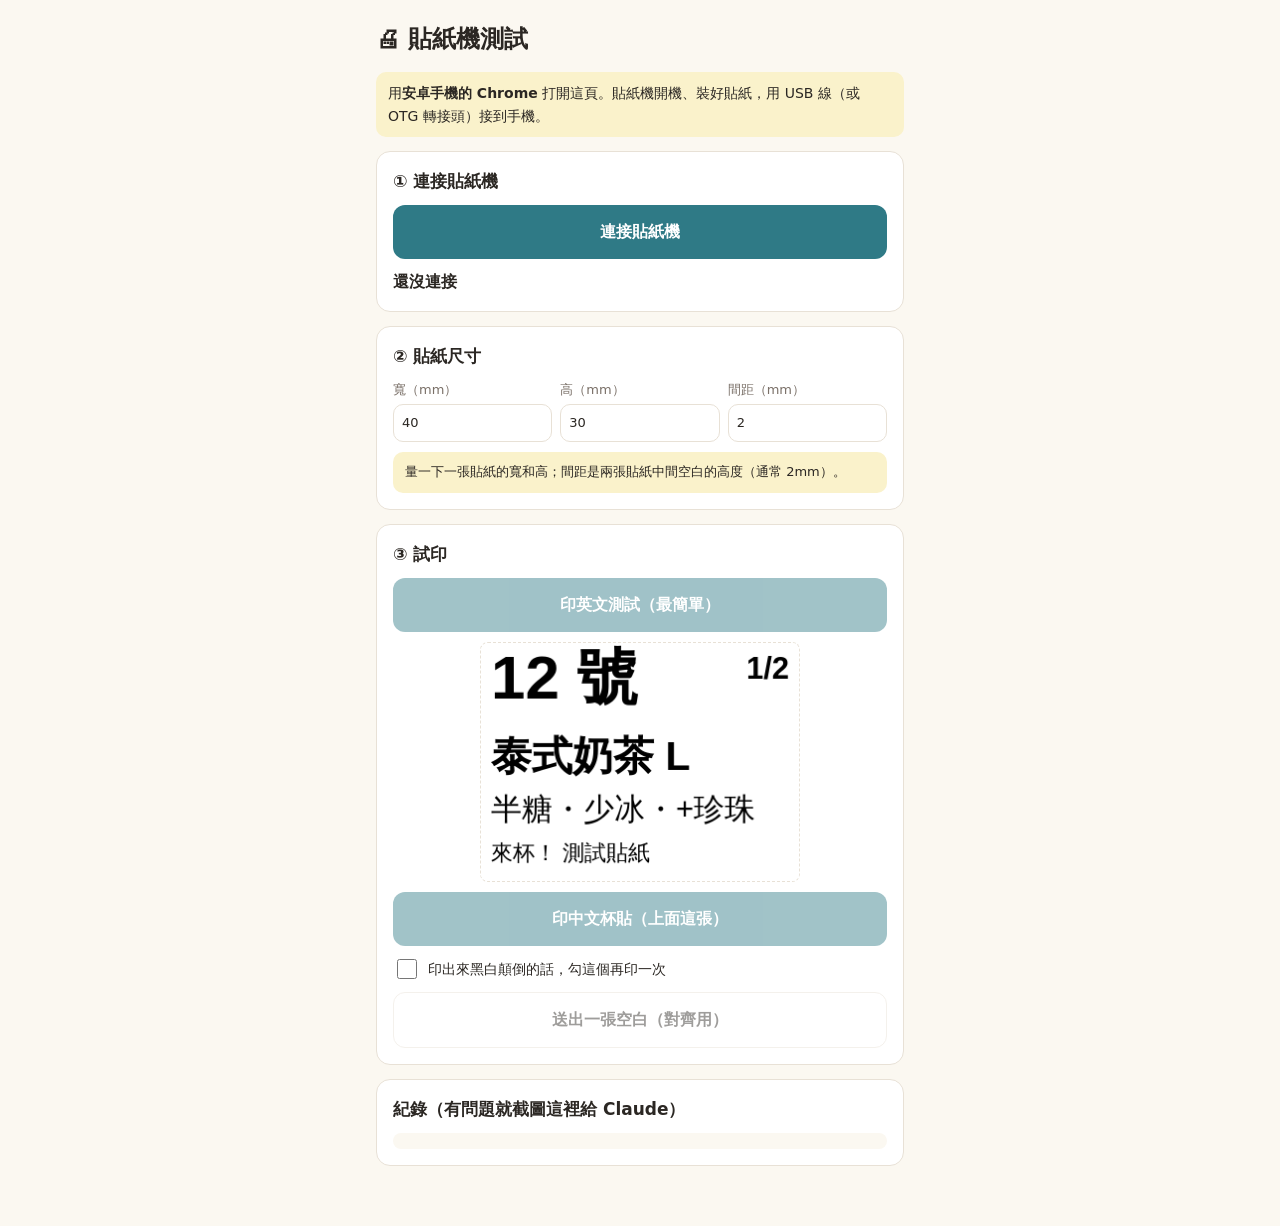
<file: sticker-test.html>
<!doctype html>
<html lang="zh-Hant">
<head>
<meta charset="utf-8">
<meta name="viewport" content="width=device-width,initial-scale=1,viewport-fit=cover">
<meta name="robots" content="noindex">
<title>貼紙機測試</title>
<style>
/* 來杯貼紙機 USB 測試頁（2026-11-20）：安卓 Chrome＋OTG 線，網頁直接用 TSPL 指令叫貼紙機印，不靠雲端 */
:root{--bg:#FBF8F1;--surface:#FFFFFF;--ink:#2B2723;--muted:#7A7068;--line:#E8E1D6;--sea:#2F7A86;--sand:#FAF2CB;--good:#3E8A5B;--bad:#C2543F;
  --font:"Noto Sans TC","PingFang TC","Microsoft JhengHei",system-ui,sans-serif}
@media (prefers-color-scheme:dark){:root{--bg:#171513;--surface:#211E1B;--ink:#F0EBE3;--muted:#ADA398;--line:#38332D;--sea:#6CC3CF;--sand:#3A3624;--good:#6CC48C;--bad:#EE8A75;color-scheme:dark}}
*{box-sizing:border-box}[hidden]{display:none!important}
body{margin:0;background:var(--bg);color:var(--ink);font-family:var(--font);font-size:16px;line-height:1.6}
.wrap{max-width:560px;margin:0 auto;padding:20px 16px 60px;display:grid;gap:14px}
h1{margin:0;font-size:24px}
.card{background:var(--surface);border:1px solid var(--line);border-radius:14px;padding:16px;display:grid;gap:10px}
.card h2{margin:0;font-size:17px}
.btn{border:0;border-radius:12px;padding:14px 16px;font:inherit;font-weight:700;background:var(--sea);color:var(--surface);cursor:pointer;width:100%}
.btn.ghost{background:var(--surface);color:var(--ink);border:1px solid var(--line)}
.btn:disabled{opacity:.45}
.row{display:grid;grid-template-columns:1fr 1fr 1fr;gap:8px}
label{display:grid;gap:3px;font-size:13px;color:var(--muted)}
input,select{font:inherit;border:1px solid var(--line);border-radius:10px;padding:8px;background:var(--surface);color:var(--ink);width:100%;min-width:0}
.note{background:var(--sand);border-radius:10px;padding:10px 12px;font-size:14px}
.status{font-weight:700}
.ok{color:var(--good)}.err{color:var(--bad)}
canvas{width:100%;max-width:320px;border:1px dashed var(--line);border-radius:8px;background:#fff;justify-self:center}
#log{font-family:ui-monospace,monospace;font-size:12px;white-space:pre-wrap;color:var(--muted);max-height:180px;overflow:auto;background:var(--bg);border-radius:8px;padding:8px}
.chk{display:flex;gap:8px;align-items:center;font-size:14px;color:var(--ink)}
.chk input{width:20px;height:20px}
</style>
</head>
<body>
<div class="wrap">
  <h1>🖨 貼紙機測試</h1>
  <div class="note" id="support">用<b>安卓手機的 Chrome</b> 打開這頁。貼紙機開機、裝好貼紙，用 USB 線（或 OTG 轉接頭）接到手機。</div>

  <div class="card">
    <h2>① 連接貼紙機</h2>
    <button class="btn" id="connect">連接貼紙機</button>
    <div class="status" id="st">還沒連接</div>
  </div>

  <div class="card">
    <h2>② 貼紙尺寸</h2>
    <div class="row">
      <label>寬（mm）<input id="w" type="number" value="40" min="20" max="60"></label>
      <label>高（mm）<input id="h" type="number" value="30" min="15" max="100"></label>
      <label>間距（mm）<input id="gap" type="number" value="2" min="0" max="10"></label>
    </div>
    <div class="note" style="font-size:13px">量一下一張貼紙的寬和高；間距是兩張貼紙中間空白的高度（通常 2mm）。</div>
  </div>

  <div class="card">
    <h2>③ 試印</h2>
    <button class="btn" id="p1" disabled>印英文測試（最簡單）</button>
    <canvas id="cv"></canvas>
    <button class="btn" id="p2" disabled>印中文杯貼（上面這張）</button>
    <label class="chk"><input type="checkbox" id="inv">印出來黑白顛倒的話，勾這個再印一次</label>
    <button class="btn ghost" id="feed" disabled>送出一張空白（對齊用）</button>
  </div>

  <div class="card">
    <h2>紀錄（有問題就截圖這裡給 Claude）</h2>
    <div id="log"></div>
  </div>
</div>
<script>
const $=s=>document.querySelector(s);
const log=m=>{$("#log").textContent=new Date().toLocaleTimeString()+"  "+m+"\n"+$("#log").textContent};
const setSt=(m,cls)=>{$("#st").textContent=m;$("#st").className="status "+(cls||"")};
let dev=null,ep=null;
if(!("usb" in navigator)){$("#support").innerHTML="⚠️ 這個瀏覽器不支援 USB 連線。請用<b>安卓手機的 Chrome</b> 打開這頁（iPhone、iPad 不行）。";$("#connect").disabled=true}

$("#connect").onclick=async()=>{
  try{
    dev=await navigator.usb.requestDevice({filters:[]});
    log("選到："+(dev.productName||"(沒有名字)")+"  廠商ID "+dev.vendorId.toString(16)+"  產品ID "+dev.productId.toString(16));
    await dev.open();
    if(dev.configuration===null)await dev.selectConfiguration(1);
    let found=null;
    for(const itf of dev.configuration.interfaces){for(const alt of itf.alternates){const out=alt.endpoints.find(e=>e.direction==="out"&&e.type==="bulk");if(out){found={itf:itf.interfaceNumber,alt:alt.alternateSetting,ep:out.endpointNumber,cls:alt.interfaceClass};break}}if(found)break}
    if(!found)throw new Error("找不到可以送資料的通道");
    await dev.claimInterface(found.itf);
    if(found.alt)await dev.selectAlternateInterface(found.itf,found.alt);
    ep=found.ep;log("連上了：介面 "+found.itf+"（類別 "+found.cls+"）、通道 "+ep);
    setSt("✅ 已連接："+(dev.productName||"貼紙機"),"ok");
    ["#p1","#p2","#feed"].forEach(s=>$(s).disabled=false);
  }catch(e){log("連接失敗："+e.name+" "+e.message);setSt("❌ 連接失敗："+e.message,"err")}
};
async function send(parts){
  if(!dev){setSt("請先連接貼紙機","err");return}
  const enc=new TextEncoder();let total=0;
  try{for(const p of parts){const data=typeof p==="string"?enc.encode(p):p;
      for(let i=0;i<data.length;i+=4096){await dev.transferOut(ep,data.slice(i,i+4096))}total+=data.length}
    log("送出 "+total+" bytes");setSt("✅ 已送出，看看貼紙機有沒有印","ok")}
  catch(e){log("送出失敗："+e.name+" "+e.message);setSt("❌ 送出失敗："+e.message,"err")}
}
const head=()=>"SIZE "+$("#w").value+" mm,"+$("#h").value+" mm\r\nGAP "+$("#gap").value+" mm,0 mm\r\nDIRECTION 1\r\nDENSITY 10\r\nCLS\r\n";
$("#p1").onclick=()=>send([head()+'TEXT 16,16,"3",0,1,1,"LAI BEI TEST"\r\nTEXT 16,60,"2",0,1,1,"No.12  Milk Tea L"\r\nTEXT 16,100,"2",0,1,1,"OK!"\r\nPRINT 1,1\r\n']);
$("#feed").onclick=()=>send(["FORMFEED\r\n"]);

/* 中文用「圖片」印：先在畫面上畫好，再轉成黑白點陣送給貼紙機（BITMAP 指令） */
const DPMM=8; // 203dpi ≈ 每 mm 8 點
function draw(){
  const W=Math.round($("#w").value*DPMM),H=Math.round($("#h").value*DPMM),c=$("#cv");c.width=W;c.height=H;
  const g=c.getContext("2d");g.fillStyle="#fff";g.fillRect(0,0,W,H);g.fillStyle="#000";g.textBaseline="top";
  const F='"Noto Sans TC","PingFang TC","Microsoft JhengHei",sans-serif';
  g.font="900 "+Math.round(H*.26)+"px "+F;g.fillText("12 號",10,8);
  g.font="700 "+Math.round(H*.13)+"px "+F;g.textAlign="right";g.fillText("1/2",W-10,12);g.textAlign="left";
  g.font="700 "+Math.round(H*.17)+"px "+F;g.fillText("泰式奶茶 L",10,Math.round(H*.40));
  g.font="500 "+Math.round(H*.13)+"px "+F;g.fillText("半糖・少冰・+珍珠",10,Math.round(H*.64));
  g.font="400 "+Math.round(H*.09)+"px "+F;g.fillText("來杯！ 測試貼紙",10,Math.round(H*.84));
}
["#w","#h"].forEach(s=>$(s).addEventListener("input",draw));draw();
$("#p2").onclick=()=>{
  draw();const c=$("#cv"),W=c.width,H=c.height,bw=Math.ceil(W/8);
  const px=c.getContext("2d").getImageData(0,0,W,H).data,bits=new Uint8Array(bw*H),inv=$("#inv").checked;
  for(let y=0;y<H;y++)for(let x=0;x<W;x++){const i=(y*W+x)*4;const dark=(px[i]+px[i+1]+px[i+2])/3<128;
    /* TSPL BITMAP：一般是 0＝印黑、1＝留白；印出來顛倒就勾選「顛倒」 */
    const bit=inv?dark:!dark;if(bit)bits[y*bw+(x>>3)]|=(0x80>>(x&7))}
  send([head()+"BITMAP 0,0,"+bw+","+H+",0,",bits,"\r\nPRINT 1,1\r\n"]);
};
</script>
</body>
</html>
</file>
